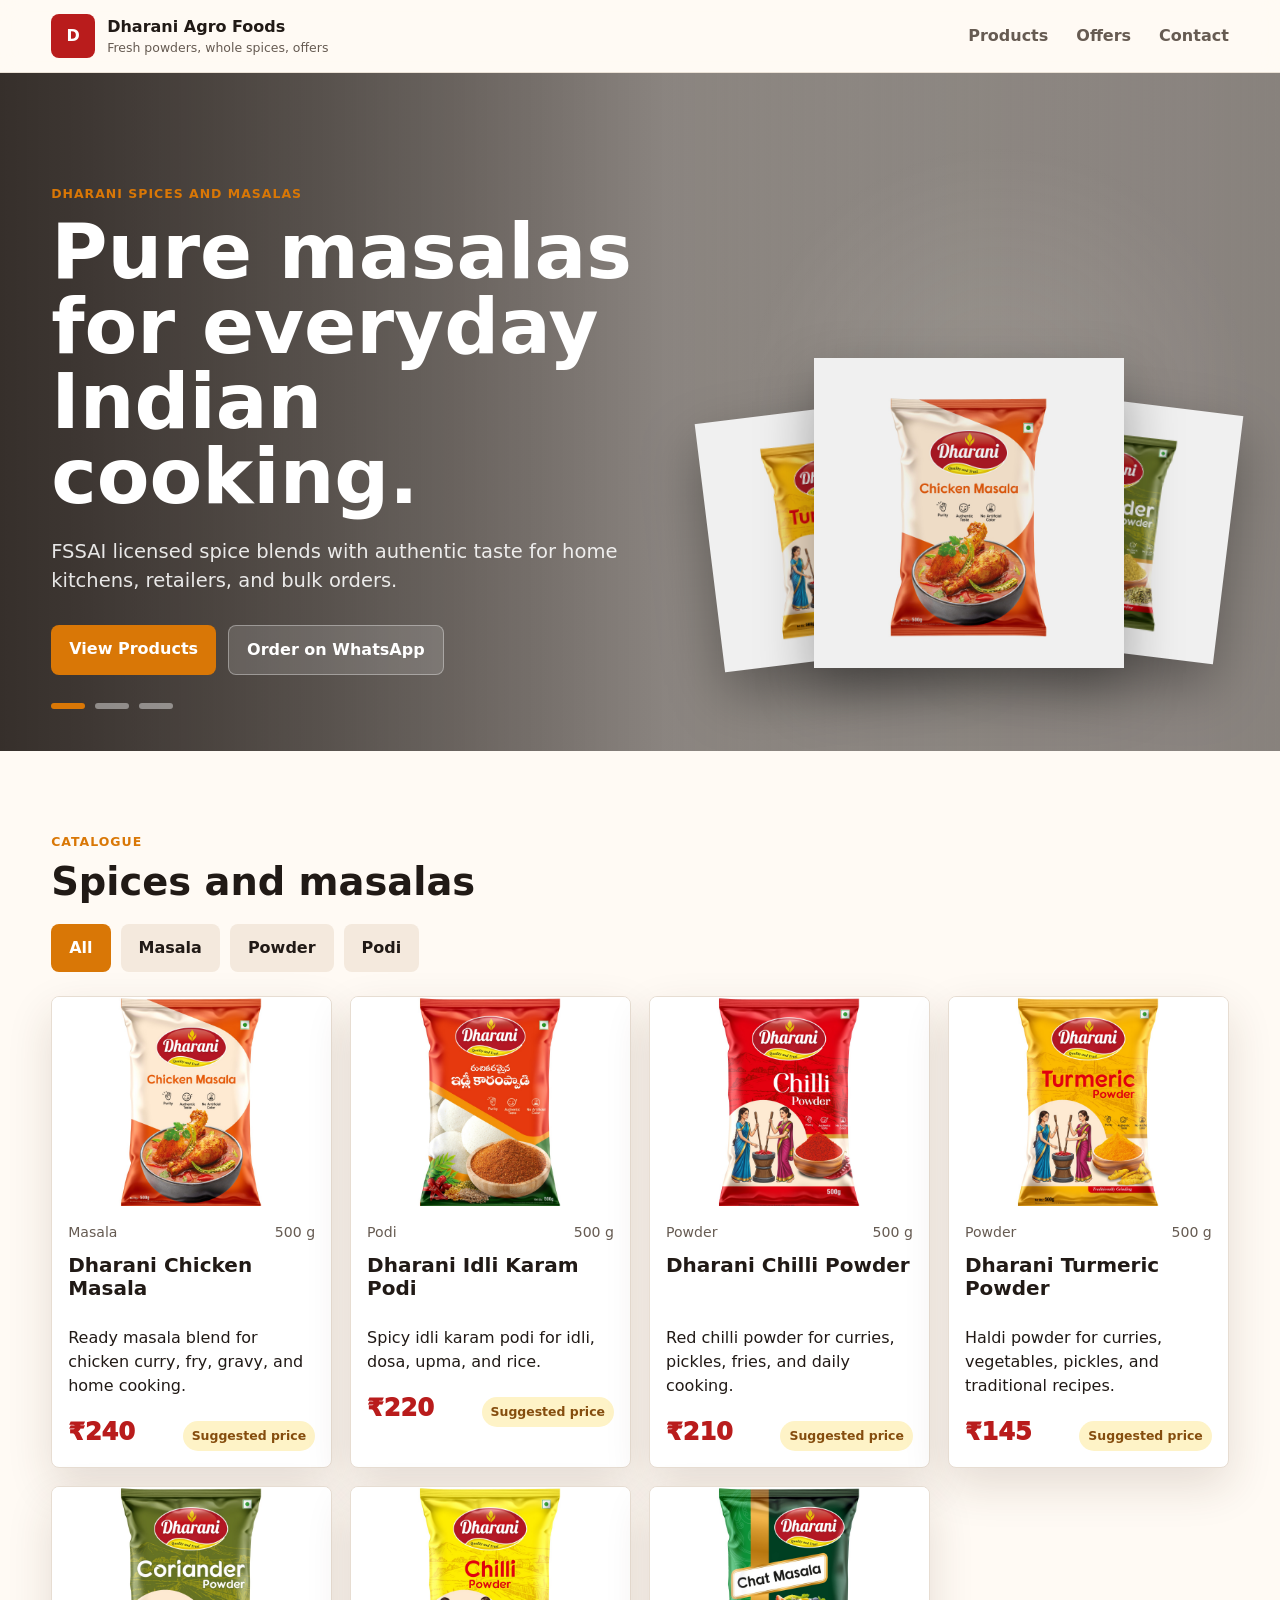
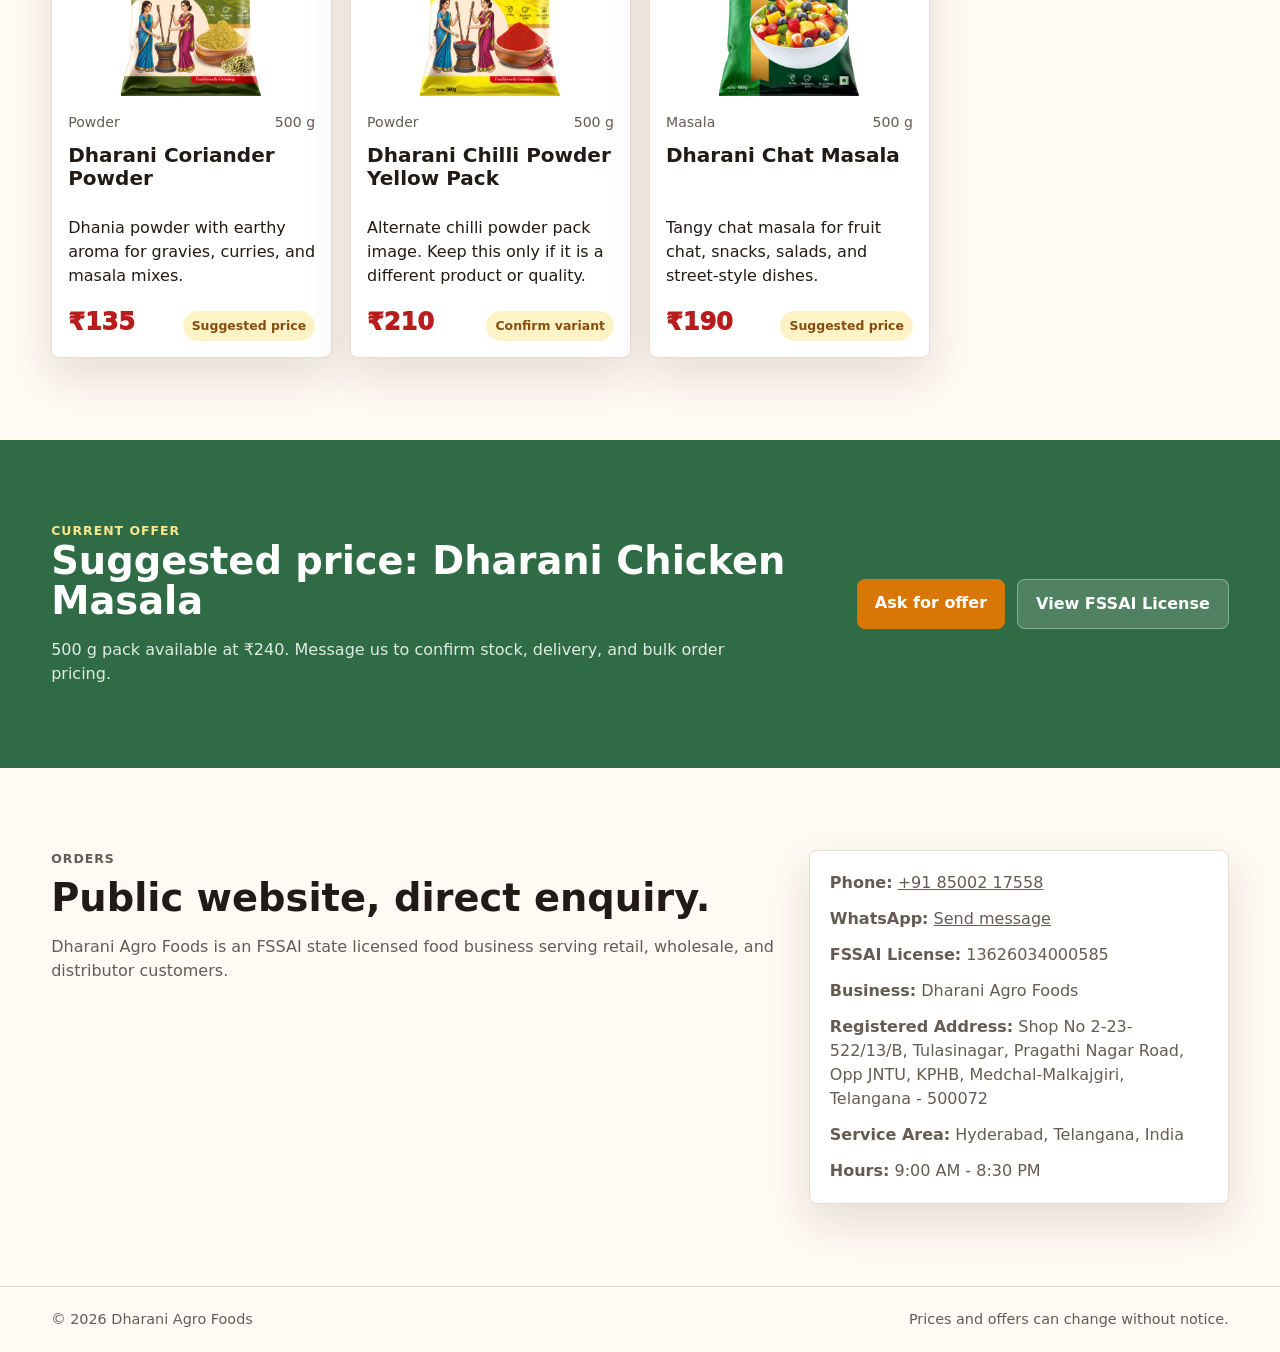
<file: index.html>
<!doctype html>
<html lang="en">
  <head>
    <meta charset="utf-8">
    <meta name="viewport" content="width=device-width, initial-scale=1">
    <meta name="description" content="Dharani Agro Foods fresh Indian spices and masalas with public offers, prices, and direct WhatsApp ordering.">
    <title>Dharani Agro Foods</title>
    <link rel="preconnect" href="https://images.unsplash.com">
    <link rel="stylesheet" href="styles.css">
    <script src="https://identity.netlify.com/v1/netlify-identity-widget.js"></script>
  </head>
  <body>
    <header class="site-header">
      <a class="brand" href="#top" aria-label="Dharani Agro Foods home">
        <span class="brand-mark">D</span>
        <span>
          <strong>Dharani Agro Foods</strong>
          <small>Fresh powders, whole spices, offers</small>
        </span>
      </a>
      <nav class="nav" aria-label="Primary navigation">
        <a href="#products">Products</a>
        <a href="#offers">Offers</a>
        <a href="#contact">Contact</a>
      </nav>
    </header>

    <main id="top">
      <section class="hero" id="hero">
        <div class="hero-copy">
          <p class="eyebrow" id="heroEyebrow">Dharani spices and masalas</p>
          <h1 id="heroTitle">Pure masalas for everyday Indian cooking.</h1>
          <p class="hero-text" id="heroText">FSSAI licensed spice blends with authentic taste for home kitchens, retailers, and bulk orders.</p>
          <div class="hero-actions">
            <a class="button primary" href="#products">View Products</a>
            <a class="button secondary" id="whatsappHero" href="#contact">Order on WhatsApp</a>
          </div>
          <div class="hero-dots" aria-label="Featured banner slides">
            <button class="hero-dot active" type="button" data-slide="0" aria-label="Show pure masalas slide"></button>
            <button class="hero-dot" type="button" data-slide="1" aria-label="Show traditional grinding slide"></button>
            <button class="hero-dot" type="button" data-slide="2" aria-label="Show wholesale orders slide"></button>
          </div>
        </div>
        <div class="hero-collage" aria-hidden="true">
          <img class="hero-pack hero-pack-main" src="images/dharani-chicken-masala-500g.jpeg" alt="">
          <img class="hero-pack hero-pack-left" src="images/dharani-turmeric-powder-500g.jpeg" alt="">
          <img class="hero-pack hero-pack-right" src="images/dharani-coriander-powder-500g.jpeg" alt="">
        </div>
      </section>

      <section class="section" id="products">
        <div class="section-heading">
          <p class="eyebrow">Catalogue</p>
          <h2>Spices and masalas</h2>
        </div>
        <div class="toolbar" role="group" aria-label="Product filters">
          <button class="filter active" type="button" data-filter="all">All</button>
          <button class="filter" type="button" data-filter="Masala">Masala</button>
          <button class="filter" type="button" data-filter="Powder">Powder</button>
          <button class="filter" type="button" data-filter="Podi">Podi</button>
        </div>
        <div class="product-grid" id="productGrid" aria-live="polite"></div>
      </section>

      <section class="section offer-band" id="offers">
        <div>
          <p class="eyebrow">Current offer</p>
          <h2 id="offerTitle">Loading offer...</h2>
          <p id="offerText">Please wait while products are loaded.</p>
        </div>
        <div class="offer-actions">
          <a class="button primary" id="offerWhatsapp" href="#contact">Ask for offer</a>
          <a class="button light" href="downloads/dharani-catalogue.pdf" target="_blank" rel="noopener">View FSSAI License</a>
        </div>
      </section>

      <section class="section contact" id="contact">
        <div>
          <p class="eyebrow">Orders</p>
          <h2>Public website, direct enquiry.</h2>
          <p>Dharani Agro Foods is an FSSAI state licensed food business serving retail, wholesale, and distributor customers.</p>
        </div>
        <div class="contact-panel">
          <p><strong>Phone:</strong> <a id="phoneLink" href="tel:+918500217558">+91 85002 17558</a></p>
          <p><strong>WhatsApp:</strong> <a id="whatsappLink" href="https://wa.me/918500217558">Send message</a></p>
          <p><strong>FSSAI License:</strong> 13626034000585</p>
          <p><strong>Business:</strong> Dharani Agro Foods</p>
          <p><strong>Registered Address:</strong> Shop No 2-23-522/13/B, Tulasinagar, Pragathi Nagar Road, Opp JNTU, KPHB, Medchal-Malkajgiri, Telangana - 500072</p>
          <p><strong>Service Area:</strong> Hyderabad, Telangana, India</p>
          <p><strong>Hours:</strong> 9:00 AM - 8:30 PM</p>
        </div>
      </section>
    </main>

    <footer class="footer">
      <span>&copy; <span id="year"></span> Dharani Agro Foods</span>
      <span>Prices and offers can change without notice.</span>
    </footer>

    <script src="app.js"></script>
    <script>
      if (window.netlifyIdentity) {
        window.netlifyIdentity.on("init", (user) => {
          if (!user && window.location.hash.includes("_token=")) {
            window.netlifyIdentity.open();
          }
        });
      }
    </script>
  </body>
</html>
</file>
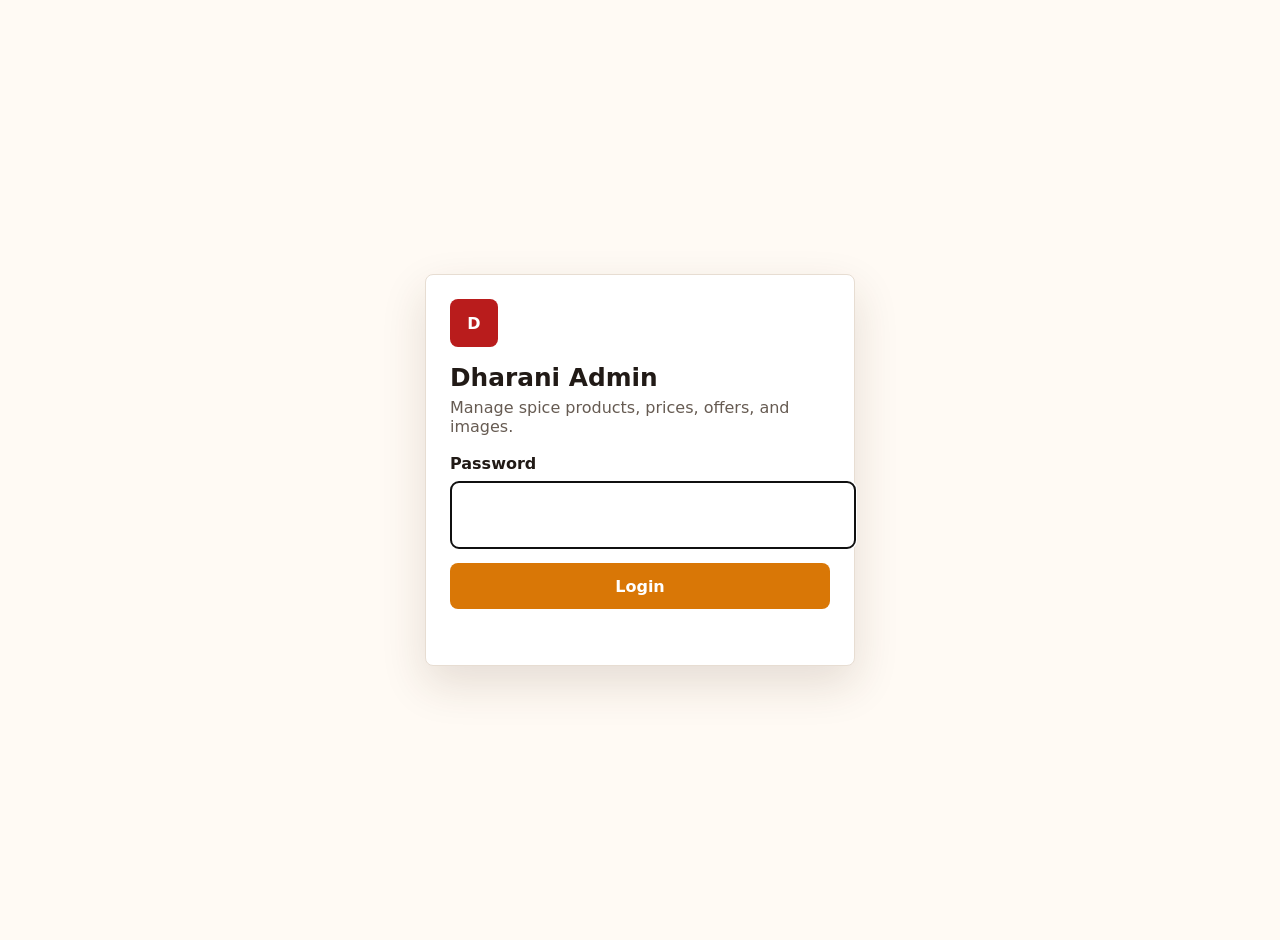
<file: admin/index.html>
<!doctype html>
<html lang="en">
  <head>
    <meta charset="utf-8">
    <meta name="viewport" content="width=device-width, initial-scale=1">
    <meta name="robots" content="noindex">
    <title>Dharani Admin</title>
    <script src="https://identity.netlify.com/v1/netlify-identity-widget.js"></script>
    <style>
      :root {
        color-scheme: light;
        --ink: #211a16;
        --muted: #665b52;
        --line: #e7ddd2;
        --paper: #fffaf4;
        --surface: #ffffff;
        --saffron: #d97706;
        --chilli: #b91c1c;
      }

      body {
        margin: 0;
        background: var(--paper);
        color: var(--ink);
        font-family: Inter, ui-sans-serif, system-ui, -apple-system, BlinkMacSystemFont, "Segoe UI", sans-serif;
      }

      .login-screen {
        min-height: 100vh;
        display: grid;
        place-items: center;
        padding: 20px;
      }

      .login-panel {
        width: min(100%, 380px);
        border: 1px solid var(--line);
        border-radius: 8px;
        padding: 24px;
        background: var(--surface);
        box-shadow: 0 18px 45px rgba(71, 43, 24, 0.14);
      }

      .brand-mark {
        display: grid;
        width: 48px;
        height: 48px;
        place-items: center;
        border-radius: 8px;
        background: var(--chilli);
        color: white;
        font-weight: 900;
      }

      h1 {
        margin: 16px 0 6px;
        font-size: 1.55rem;
      }

      p {
        margin: 0 0 18px;
        color: var(--muted);
      }

      label {
        display: block;
        margin-bottom: 8px;
        font-weight: 800;
      }

      input {
        width: 100%;
        min-height: 46px;
        border: 1px solid var(--line);
        border-radius: 8px;
        padding: 10px 12px;
        font: inherit;
      }

      button {
        width: 100%;
        min-height: 46px;
        margin-top: 14px;
        border: 0;
        border-radius: 8px;
        background: var(--saffron);
        color: white;
        font: inherit;
        font-weight: 900;
        cursor: pointer;
      }

      .error {
        min-height: 20px;
        margin-top: 12px;
        color: var(--chilli);
        font-weight: 800;
      }

      .hidden {
        display: none;
      }
    </style>
  </head>
  <body>
    <main class="login-screen" id="loginScreen">
      <form class="login-panel" id="loginForm">
        <div class="brand-mark">D</div>
        <h1>Dharani Admin</h1>
        <p>Manage spice products, prices, offers, and images.</p>
        <label for="password">Password</label>
        <input id="password" name="password" type="password" autocomplete="current-password" autofocus>
        <button type="submit">Login</button>
        <div class="error" id="error" aria-live="polite"></div>
      </form>
    </main>

    <script>
      const allowedPasswordHash = "09579899e65b49320383a9162a1a7321ea9ad9e51d34e743db176b35a692d704";
      const sessionKey = "dharani_admin_unlocked";

      async function sha256(value) {
        const encoded = new TextEncoder().encode(value);
        const hashBuffer = await crypto.subtle.digest("SHA-256", encoded);
        return Array.from(new Uint8Array(hashBuffer))
          .map((byte) => byte.toString(16).padStart(2, "0"))
          .join("");
      }

      function loadCms() {
        document.querySelector("#loginScreen").classList.add("hidden");
        const script = document.createElement("script");
        script.src = "https://unpkg.com/decap-cms@^3.0.0/dist/decap-cms.js";
        document.body.appendChild(script);
      }

      if (sessionStorage.getItem(sessionKey) === "true") {
        loadCms();
      }

      document.querySelector("#loginForm").addEventListener("submit", async (event) => {
        event.preventDefault();
        const password = document.querySelector("#password").value;
        const error = document.querySelector("#error");

        if (await sha256(password) === allowedPasswordHash) {
          sessionStorage.setItem(sessionKey, "true");
          loadCms();
          return;
        }

        error.textContent = "Incorrect password.";
      });
    </script>
  </body>
</html>
</file>
<file: styles.css>
:root {
  --ink: #211a16;
  --muted: #665b52;
  --line: #e7ddd2;
  --paper: #fffaf4;
  --surface: #ffffff;
  --saffron: #d97706;
  --chilli: #b91c1c;
  --leaf: #2f6b45;
  --shadow: 0 18px 45px rgba(71, 43, 24, 0.14);
}

* {
  box-sizing: border-box;
}

html {
  scroll-behavior: smooth;
}

body {
  margin: 0;
  background: var(--paper);
  color: var(--ink);
  font-family: Inter, ui-sans-serif, system-ui, -apple-system, BlinkMacSystemFont, "Segoe UI", sans-serif;
  line-height: 1.5;
}

a {
  color: inherit;
}

.site-header {
  position: sticky;
  top: 0;
  z-index: 10;
  display: flex;
  align-items: center;
  justify-content: space-between;
  gap: 20px;
  padding: 14px clamp(18px, 4vw, 52px);
  background: rgba(255, 250, 244, 0.92);
  border-bottom: 1px solid rgba(231, 221, 210, 0.85);
  backdrop-filter: blur(12px);
}

.brand {
  display: flex;
  align-items: center;
  gap: 12px;
  text-decoration: none;
}

.brand-mark {
  display: grid;
  width: 44px;
  height: 44px;
  place-items: center;
  border-radius: 8px;
  background: var(--chilli);
  color: white;
  font-weight: 800;
  letter-spacing: 0;
}

.brand strong,
.brand small {
  display: block;
}

.brand small {
  color: var(--muted);
  font-size: 0.78rem;
}

.nav {
  display: flex;
  gap: clamp(12px, 3vw, 28px);
  color: var(--muted);
  font-weight: 700;
}

.nav a {
  text-decoration: none;
}

.hero {
  position: relative;
  isolation: isolate;
  min-height: 74vh;
  display: grid;
  grid-template-columns: minmax(0, 1fr) minmax(320px, 42vw);
  align-items: end;
  gap: clamp(20px, 4vw, 52px);
  padding: clamp(60px, 9vw, 112px) clamp(18px, 4vw, 52px) 42px;
  color: white;
  overflow: hidden;
  background:
    linear-gradient(90deg, rgba(33, 26, 22, 0.66), rgba(33, 26, 22, 0.2)),
    url("https://images.unsplash.com/photo-1596040033229-a9821ebd058d?auto=format&fit=crop&w=1800&q=80") center / cover;
  transition: background-image 420ms ease;
}

.hero::before {
  content: "";
  position: absolute;
  inset: 0;
  z-index: -1;
  background:
    radial-gradient(circle at 78% 48%, rgba(255, 250, 244, 0.1), transparent 24%),
    linear-gradient(90deg, rgba(33, 26, 22, 0.72), rgba(33, 26, 22, 0.18) 52%, rgba(33, 26, 22, 0.42));
}

.hero-copy {
  max-width: 720px;
}

.hero-collage {
  position: relative;
  align-self: center;
  width: min(100%, 520px);
  height: clamp(300px, 43vw, 520px);
  margin-left: auto;
}

.hero-pack {
  position: absolute;
  display: block;
  width: clamp(150px, 20vw, 250px);
  aspect-ratio: 4 / 5;
  object-fit: contain;
  border-radius: 8px;
  filter: brightness(0.94) saturate(0.96) drop-shadow(0 24px 28px rgba(0, 0, 0, 0.34));
}

.hero-pack-main {
  z-index: 3;
  left: 50%;
  bottom: 0;
  width: clamp(190px, 25vw, 310px);
  transform: translateX(-50%);
}

.hero-pack-left {
  z-index: 2;
  left: 0;
  bottom: 18px;
  transform: rotate(-7deg);
}

.hero-pack-right {
  z-index: 1;
  right: 0;
  bottom: 26px;
  transform: rotate(7deg);
}

.eyebrow {
  margin: 0 0 10px;
  color: var(--saffron);
  font-size: 0.78rem;
  font-weight: 900;
  letter-spacing: 0.08em;
  text-transform: uppercase;
}

.hero h1 {
  max-width: 760px;
  margin: 0;
  font-size: clamp(2.45rem, 6vw, 5.4rem);
  line-height: 0.98;
  letter-spacing: 0;
}

.hero-text {
  max-width: 620px;
  margin: 22px 0 0;
  color: rgba(255, 255, 255, 0.88);
  font-size: clamp(1rem, 2vw, 1.22rem);
}

.hero-actions {
  display: flex;
  flex-wrap: wrap;
  gap: 12px;
  margin-top: 30px;
}

.hero-dots {
  display: flex;
  gap: 10px;
  margin-top: 28px;
}

.hero-dot {
  width: 34px;
  height: 6px;
  border: 0;
  border-radius: 999px;
  padding: 0;
  background: rgba(255, 255, 255, 0.42);
  cursor: pointer;
}

.hero-dot.active {
  background: var(--saffron);
}

.button,
.filter {
  min-height: 44px;
  border: 0;
  border-radius: 8px;
  padding: 12px 18px;
  font: inherit;
  font-weight: 850;
  text-decoration: none;
  cursor: pointer;
}

.button.primary,
.filter.active {
  background: var(--saffron);
  color: white;
}

.button.secondary {
  background: rgba(255, 255, 255, 0.14);
  color: white;
  border: 1px solid rgba(255, 255, 255, 0.35);
}

.button.light {
  background: rgba(255, 255, 255, 0.16);
  color: white;
  border: 1px solid rgba(255, 255, 255, 0.32);
}

.section {
  padding: clamp(42px, 7vw, 82px) clamp(18px, 4vw, 52px);
}

.section-heading {
  max-width: 760px;
  margin-bottom: 22px;
}

.section-heading h2,
.offer-band h2,
.contact h2 {
  margin: 0;
  font-size: clamp(1.8rem, 3vw, 3rem);
  line-height: 1.05;
}

.toolbar {
  display: flex;
  flex-wrap: wrap;
  gap: 10px;
  margin-bottom: 24px;
}

.filter {
  background: #f4e9dd;
  color: var(--ink);
}

.product-grid {
  display: grid;
  grid-template-columns: repeat(4, minmax(0, 1fr));
  gap: 18px;
}

.product-card {
  overflow: hidden;
  border: 1px solid var(--line);
  border-radius: 8px;
  background: var(--surface);
  box-shadow: var(--shadow);
}

.product-card img {
  width: 100%;
  aspect-ratio: 4 / 3;
  object-fit: cover;
  display: block;
  background: #eee3d6;
}

.product-body {
  padding: 16px;
}

.product-meta {
  display: flex;
  align-items: center;
  justify-content: space-between;
  gap: 10px;
  color: var(--muted);
  font-size: 0.88rem;
}

.product-card h3 {
  min-height: 56px;
  margin: 10px 0;
  font-size: 1.25rem;
  line-height: 1.15;
}

.price-row {
  display: flex;
  align-items: baseline;
  justify-content: space-between;
  gap: 12px;
  margin-top: 14px;
}

.price {
  color: var(--chilli);
  font-size: 1.5rem;
  font-weight: 950;
}

.offer-tag {
  display: inline-flex;
  align-items: center;
  min-height: 30px;
  padding: 6px 9px;
  border-radius: 999px;
  background: #fef3c7;
  color: #854d0e;
  font-size: 0.78rem;
  font-weight: 900;
}

.offer-band {
  display: grid;
  grid-template-columns: 1fr auto;
  align-items: center;
  gap: 24px;
  background: var(--leaf);
  color: white;
}

.offer-band .eyebrow {
  color: #fde68a;
}

.offer-band p {
  max-width: 720px;
  margin-bottom: 0;
  color: rgba(255, 255, 255, 0.86);
}

.offer-actions {
  display: flex;
  flex-wrap: wrap;
  justify-content: flex-end;
  gap: 12px;
}

.contact {
  display: grid;
  grid-template-columns: minmax(0, 1fr) minmax(280px, 420px);
  gap: 28px;
  align-items: start;
}

.contact p {
  color: var(--muted);
}

.contact-panel {
  border: 1px solid var(--line);
  border-radius: 8px;
  padding: 20px;
  background: var(--surface);
  box-shadow: var(--shadow);
}

.contact-panel p {
  margin: 0 0 12px;
}

.contact-panel p:last-child {
  margin-bottom: 0;
}

.footer {
  display: flex;
  justify-content: space-between;
  gap: 18px;
  padding: 22px clamp(18px, 4vw, 52px);
  border-top: 1px solid var(--line);
  color: var(--muted);
  font-size: 0.9rem;
}

@media (max-width: 980px) {
  .product-grid {
    grid-template-columns: repeat(2, minmax(0, 1fr));
  }
}

@media (max-width: 720px) {
  .site-header,
  .footer,
  .offer-band,
  .contact {
    grid-template-columns: 1fr;
  }

  .site-header {
    display: grid;
  }

  .nav {
    width: 100%;
    justify-content: space-between;
  }

  .product-grid {
    grid-template-columns: 1fr;
  }

  .hero {
    grid-template-columns: 1fr;
    min-height: 78vh;
  }

  .hero-collage {
    width: min(100%, 360px);
    height: 230px;
    margin: 22px auto 0;
  }

  .hero-pack {
    width: 130px;
  }

  .hero-pack-main {
    width: 170px;
  }

}
</file>
